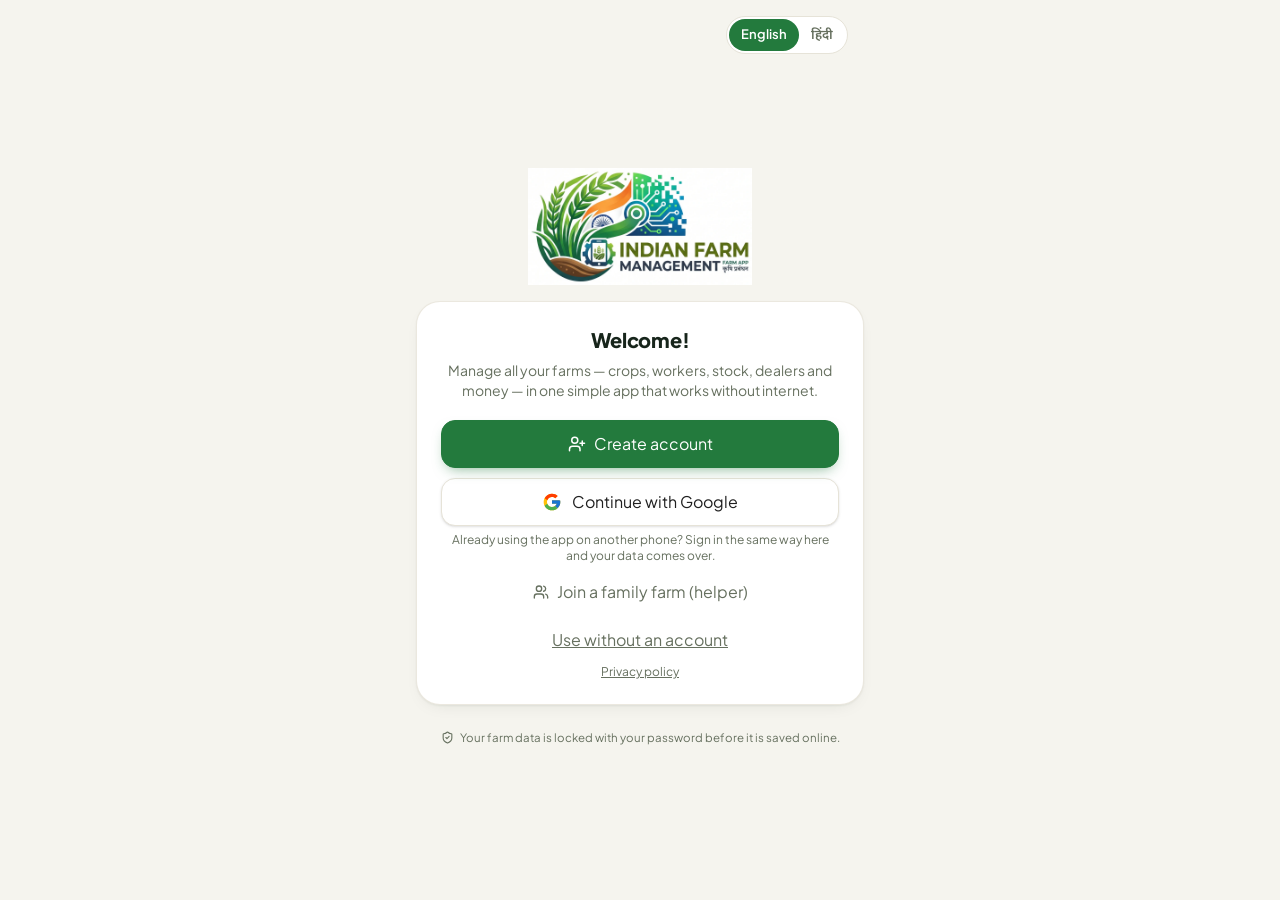
<file: index.html>
<!doctype html>
<html lang="en">
  <head>
    <meta charset="UTF-8" />
    <meta http-equiv="Content-Security-Policy" content="default-src 'self'; script-src 'self' 'wasm-unsafe-eval' https://accounts.google.com/gsi/client https://www.google.com/recaptcha/ https://www.gstatic.com/recaptcha/ https://apis.google.com; style-src 'self' 'unsafe-inline' https://accounts.google.com/gsi/style; img-src 'self' data: blob:; font-src 'self'; connect-src 'self' https://www.googleapis.com https://accounts.google.com https://identitytoolkit.googleapis.com https://securetoken.googleapis.com https://firestore.googleapis.com https://firebasevertexai.googleapis.com https://content-firebaseappcheck.googleapis.com https://www.google.com https://api.open-meteo.com https://geocoding-api.open-meteo.com; frame-src 'self' https://accounts.google.com https://www.google.com/recaptcha/ https://recaptcha.google.com https://*.firebaseapp.com; worker-src 'self' blob:; manifest-src 'self'; object-src 'none'; base-uri 'self'; form-action 'none'" />
    <meta name="referrer" content="strict-origin" />
    <meta name="viewport" content="width=device-width, initial-scale=1.0, viewport-fit=cover" />
    <meta name="description" content="Manage all your farms: plots, crops, field diary, stock, workers, wages and money. Works offline." />
    <meta name="theme-color" content="#1b6232" />
    <meta name="mobile-web-app-capable" content="yes" />
    <meta name="apple-mobile-web-app-capable" content="yes" />
    <meta name="apple-mobile-web-app-title" content="Farm Manager" />
    <meta name="apple-mobile-web-app-status-bar-style" content="default" />
    <title>Indian Farm Management · कृषि प्रबंधन</title>
    <link rel="manifest" href="./manifest.webmanifest" />
    <link rel="icon" type="image/png" href="./icons/favicon-64.png" />
    <link rel="apple-touch-icon" href="./icons/apple-touch-icon.png" />
    <script type="module" crossorigin src="./assets/index-CDQggty8.js"></script>
    <link rel="stylesheet" crossorigin href="./assets/index-CJ4kqmhv.css">
  </head>
  <body>
    <div id="root"></div>
  </body>
</html>
</file>
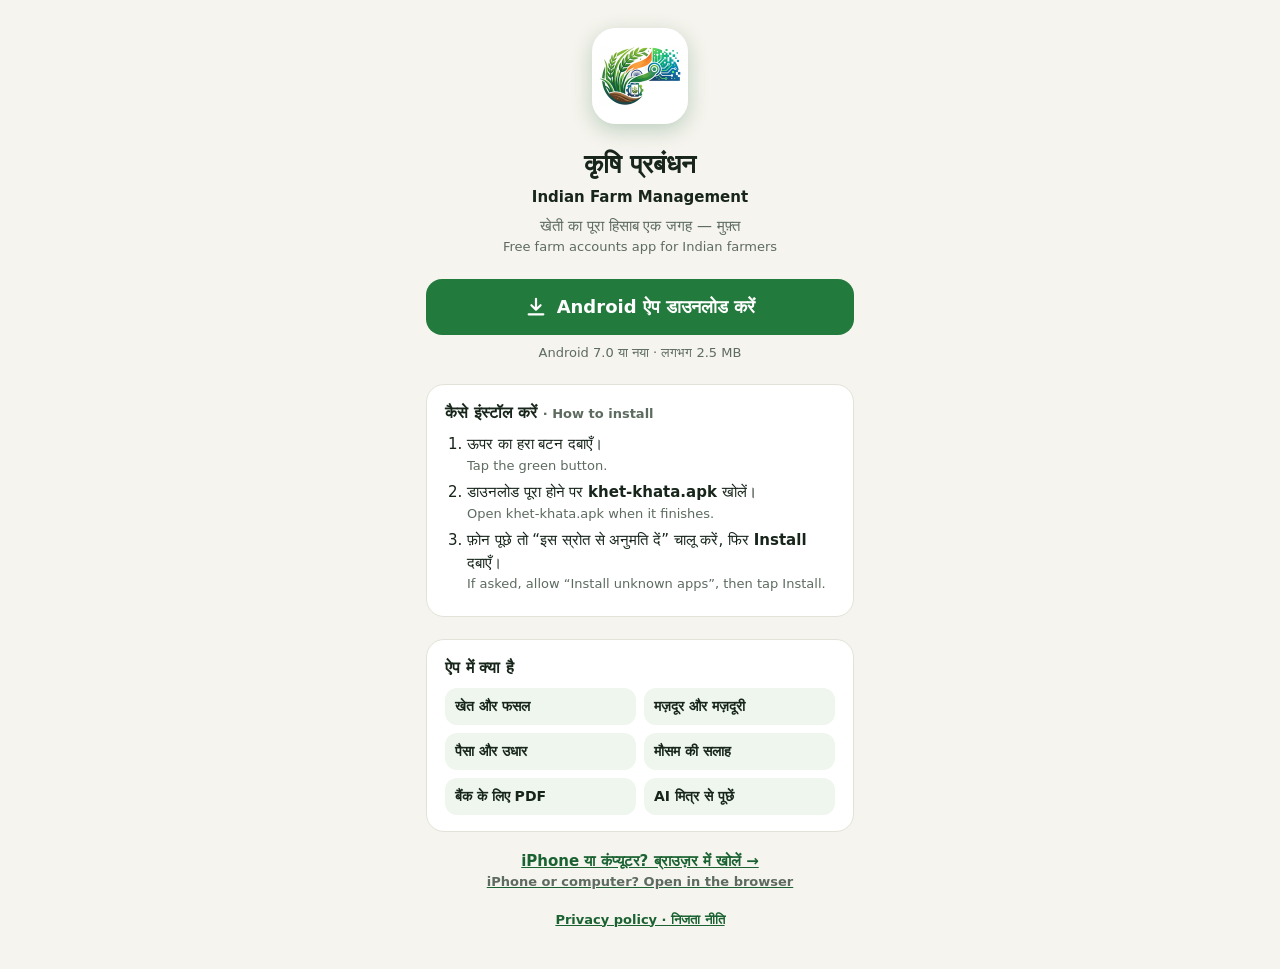
<file: download/index.html>
<!doctype html>
<html lang="hi">
<head>
<meta charset="utf-8">
<meta name="viewport" content="width=device-width, initial-scale=1">
<title>कृषि प्रबंधन · Indian Farm Management — Download</title>
<meta name="description" content="खेती का पूरा हिसाब एक जगह — खेत, फसल, मज़दूर, पैसा। मुफ़्त Android ऐप। Free farm management app for Indian farmers.">
<meta name="theme-color" content="#1b6232">
<meta property="og:title" content="कृषि प्रबंधन · Indian Farm Management">
<meta property="og:description" content="खेती का पूरा हिसाब एक जगह — मुफ़्त Android ऐप डाउनलोड करें।">
<meta property="og:image" content="https://khet-khata.web.app/icons/icon-512.png">
<meta property="og:url" content="https://khet-khata.web.app/download">
<meta property="og:type" content="website">
<link rel="icon" href="../icons/favicon-64.png">
<link rel="apple-touch-icon" href="../icons/apple-touch-icon.png">
<style>
  :root { --paper:#f5f4ee; --ink:#17251b; --muted:#5d6b60; --leaf:#237a3d; --leaf-d:#1b6232; --leaf-50:#eef6ee; --line:#e2e2d8; --wheat:#f0bf4c; }
  * { box-sizing: border-box; }
  body { margin:0; background:var(--paper); color:var(--ink); font-family:"Noto Sans Devanagari","Segoe UI",system-ui,sans-serif; line-height:1.5; }
  main { max-width:460px; margin:0 auto; padding:28px 16px 40px; }
  .hero { text-align:center; }
  .hero img { width:96px; height:96px; border-radius:24px; box-shadow:0 6px 20px rgba(27,98,50,.25); }
  h1 { font-size:26px; margin:14px 0 2px; }
  .sub { color:var(--muted); margin:0 0 22px; font-size:15px; }
  .btn { display:flex; align-items:center; justify-content:center; gap:10px; width:100%; min-height:56px; border-radius:16px; background:var(--leaf); color:#fff; font-size:18px; font-weight:700; text-decoration:none; }
  .btn:active { background:var(--leaf-d); }
  .btn svg { flex:none; }
  .note { font-size:13px; color:var(--muted); text-align:center; margin:8px 0 0; }
  .card { background:#fff; border:1px solid var(--line); border-radius:18px; padding:16px 18px; margin-top:22px; }
  .card h2 { font-size:16px; margin:0 0 8px; }
  ol { margin:0; padding-left:22px; }
  li { margin:6px 0; font-size:15px; }
  .en { display:block; color:var(--muted); font-size:13px; }
  .feat { display:grid; grid-template-columns:1fr 1fr; gap:8px; margin:0; padding:0; list-style:none; }
  .feat li { margin:0; background:var(--leaf-50); border-radius:12px; padding:8px 10px; font-size:14px; font-weight:600; }
  .alt { display:block; text-align:center; margin-top:18px; color:var(--leaf-d); font-weight:700; font-size:15px; }
  #started { display:none; }
</style>
</head>
<body>
<main>
  <div class="hero">
    <img src="../icons/icon-192.png" alt="" width="96" height="96">
    <h1>कृषि प्रबंधन</h1>
    <p class="sub" style="margin:0 0 6px;font-weight:700;color:var(--ink)">Indian Farm Management</p>
    <p class="sub">खेती का पूरा हिसाब एक जगह — मुफ़्त<br><span class="en">Free farm accounts app for Indian farmers</span></p>
  </div>

  <a class="btn" id="dl" href="https://github.com/JODxSaviour/khet-khata/releases/latest/download/khet-khata.apk">
    <svg width="22" height="22" viewBox="0 0 24 24" fill="none" stroke="currentColor" stroke-width="2.4" stroke-linecap="round" stroke-linejoin="round" aria-hidden="true"><path d="M12 3v12m0 0-5-5m5 5 5-5M4 20h16"/></svg>
    Android ऐप डाउनलोड करें
  </a>
  <p class="note" id="started">डाउनलोड शुरू हो गया — नीचे के स्टेप देखें। <span class="en">Download started — see the steps below.</span></p>
  <p class="note">Android 7.0 या नया · लगभग 2.5 MB</p>

  <div class="card">
    <h2>कैसे इंस्टॉल करें <span class="en" style="display:inline">· How to install</span></h2>
    <ol>
      <li>ऊपर का हरा बटन दबाएँ।<span class="en">Tap the green button.</span></li>
      <li>डाउनलोड पूरा होने पर <b>khet-khata.apk</b> खोलें।<span class="en">Open khet-khata.apk when it finishes.</span></li>
      <li>फ़ोन पूछे तो “इस स्रोत से अनुमति दें” चालू करें, फिर <b>Install</b> दबाएँ।<span class="en">If asked, allow “Install unknown apps”, then tap Install.</span></li>
    </ol>
  </div>

  <div class="card">
    <h2>ऐप में क्या है</h2>
    <ul class="feat">
      <li>खेत और फसल</li>
      <li>मज़दूर और मज़दूरी</li>
      <li>पैसा और उधार</li>
      <li>मौसम की सलाह</li>
      <li>बैंक के लिए PDF</li>
      <li>AI मित्र से पूछें</li>
    </ul>
  </div>

  <a class="alt" href="../">iPhone या कंप्यूटर? ब्राउज़र में खोलें →<span class="en">iPhone or computer? Open in the browser</span></a>
  <a class="alt" style="font-size:13px;font-weight:600" href="../privacy/">Privacy policy · निजता नीति</a>
</main>
<script>
  // start the download by itself on Android phones; others see the button and the browser link
  if (/Android/i.test(navigator.userAgent)) {
    setTimeout(function () { location.href = document.getElementById('dl').href; document.getElementById('started').style.display = 'block' }, 900)
  }
  document.getElementById('dl').addEventListener('click', function () { document.getElementById('started').style.display = 'block' })
</script>
</body>
</html>
</file>
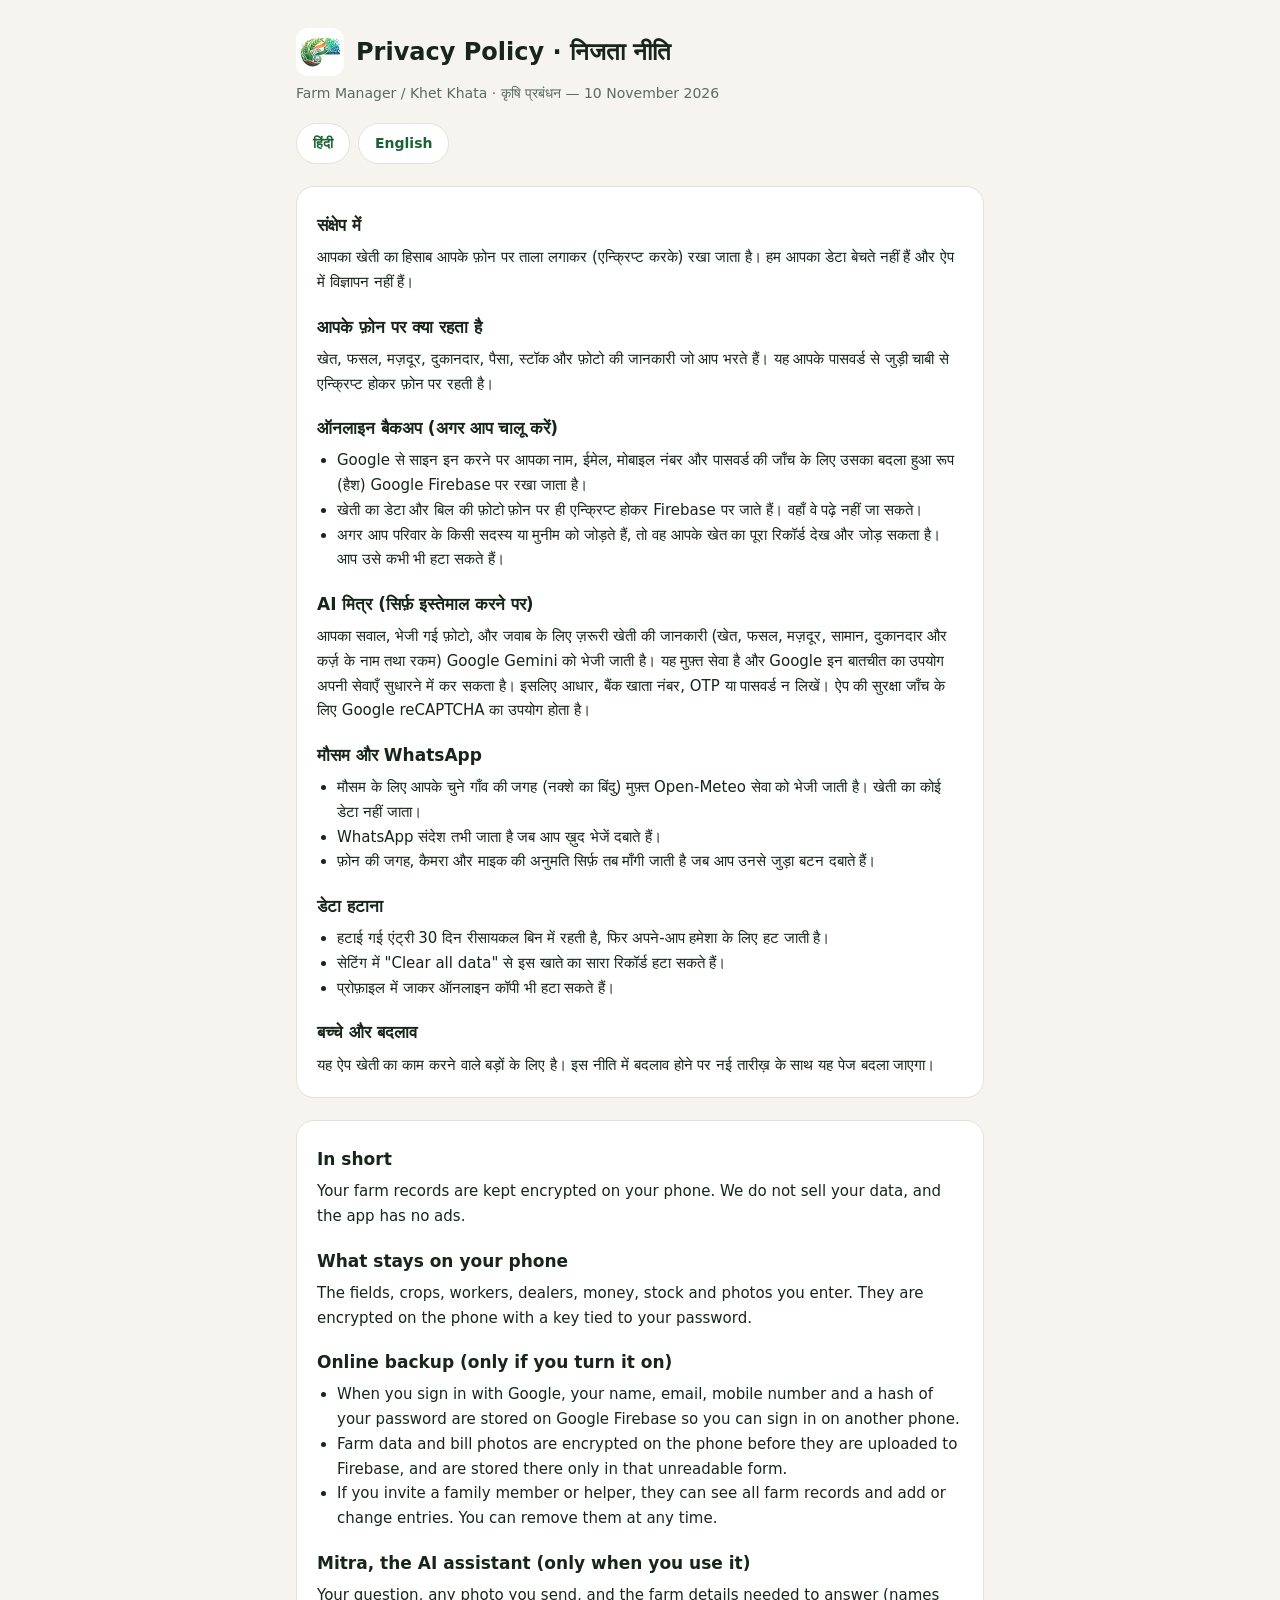
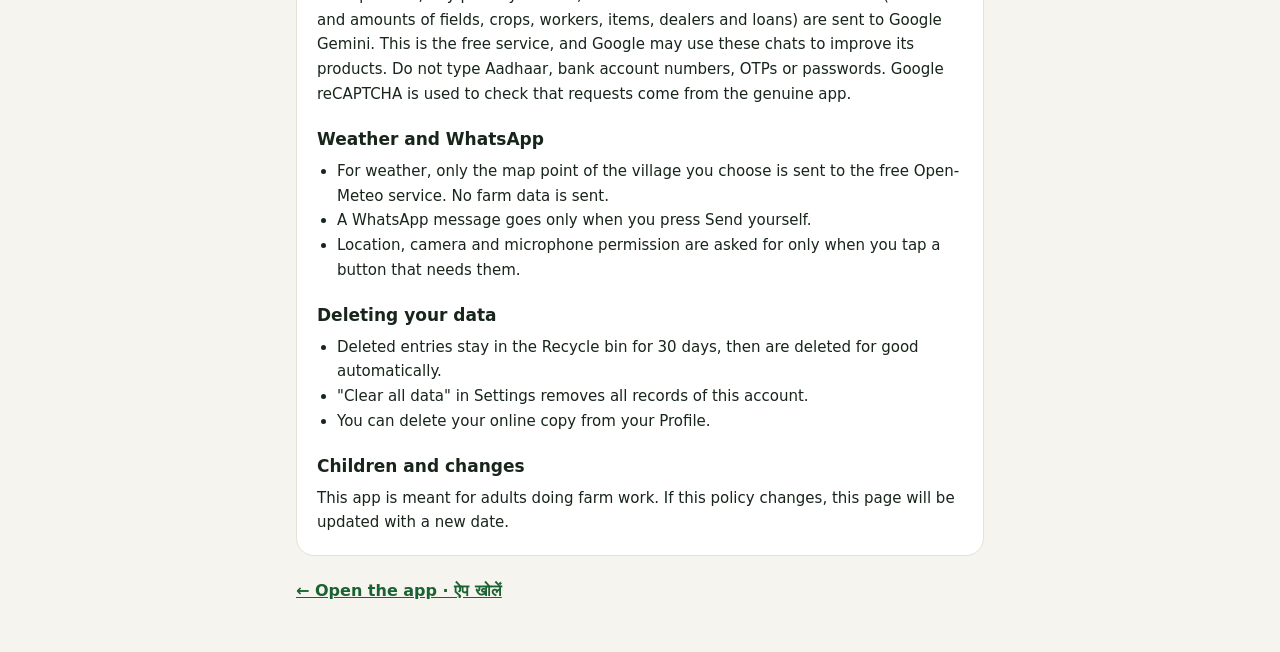
<file: privacy/index.html>
<!doctype html>
<html lang="hi">
<head>
<meta charset="utf-8">
<meta name="viewport" content="width=device-width, initial-scale=1">
<title>Privacy Policy · Farm Manager (Khet Khata)</title>
<meta name="description" content="How the Farm Manager (Khet Khata) app handles your data. आपके डेटा की जानकारी।">
<meta name="theme-color" content="#1b6232">
<link rel="icon" href="../icons/favicon-64.png">
<style>
  :root { --paper:#f5f4ee; --ink:#17251b; --muted:#5d6b60; --leaf:#1b6232; --line:#e2e2d8; }
  * { box-sizing:border-box; }
  body { margin:0; background:var(--paper); color:var(--ink); font-family:"Noto Sans Devanagari","Segoe UI",system-ui,sans-serif; line-height:1.65; }
  main { max-width:720px; margin:0 auto; padding:28px 16px 48px; }
  header { display:flex; align-items:center; gap:12px; margin-bottom:6px; }
  header img { width:48px; height:48px; border-radius:12px; }
  h1 { font-size:24px; margin:0; line-height:1.25; }
  .date { color:var(--muted); font-size:14px; margin:0 0 18px; }
  nav { display:flex; gap:8px; margin-bottom:22px; }
  nav a { padding:8px 16px; border-radius:999px; background:#fff; border:1px solid var(--line); color:var(--leaf); font-weight:700; text-decoration:none; font-size:14px; }
  section { background:#fff; border:1px solid var(--line); border-radius:18px; padding:6px 20px 14px; margin-bottom:22px; }
  h2 { font-size:17px; margin:18px 0 4px; }
  p, li { font-size:15px; }
  p { margin:6px 0; }
  ul { margin:6px 0; padding-left:20px; }
  a { color:var(--leaf); }
  .back { font-weight:700; }
</style>
</head>
<body>
<main>
  <header>
    <img src="../icons/icon-192.png" alt="">
    <h1>Privacy Policy · निजता नीति</h1>
  </header>
  <p class="date">Farm Manager / Khet Khata · कृषि प्रबंधन — 10 November 2026</p>
  <nav><a href="#hi">हिंदी</a><a href="#en">English</a></nav>

  <section id="hi" lang="hi">
    <h2>संक्षेप में</h2>
    <p>आपका खेती का हिसाब आपके फ़ोन पर ताला लगाकर (एन्क्रिप्ट करके) रखा जाता है। हम आपका डेटा बेचते नहीं हैं और ऐप में विज्ञापन नहीं हैं।</p>

    <h2>आपके फ़ोन पर क्या रहता है</h2>
    <p>खेत, फसल, मज़दूर, दुकानदार, पैसा, स्टॉक और फ़ोटो की जानकारी जो आप भरते हैं। यह आपके पासवर्ड से जुड़ी चाबी से एन्क्रिप्ट होकर फ़ोन पर रहती है।</p>

    <h2>ऑनलाइन बैकअप (अगर आप चालू करें)</h2>
    <ul>
      <li>Google से साइन इन करने पर आपका नाम, ईमेल, मोबाइल नंबर और पासवर्ड की जाँच के लिए उसका बदला हुआ रूप (हैश) Google Firebase पर रखा जाता है।</li>
      <li>खेती का डेटा और बिल की फ़ोटो फ़ोन पर ही एन्क्रिप्ट होकर Firebase पर जाते हैं। वहाँ वे पढ़े नहीं जा सकते।</li>
      <li>अगर आप परिवार के किसी सदस्य या मुनीम को जोड़ते हैं, तो वह आपके खेत का पूरा रिकॉर्ड देख और जोड़ सकता है। आप उसे कभी भी हटा सकते हैं।</li>
    </ul>

    <h2>AI मित्र (सिर्फ़ इस्तेमाल करने पर)</h2>
    <p>आपका सवाल, भेजी गई फ़ोटो, और जवाब के लिए ज़रूरी खेती की जानकारी (खेत, फसल, मज़दूर, सामान, दुकानदार और कर्ज़ के नाम तथा रकम) Google Gemini को भेजी जाती है। यह मुफ़्त सेवा है और Google इन बातचीत का उपयोग अपनी सेवाएँ सुधारने में कर सकता है। इसलिए आधार, बैंक खाता नंबर, OTP या पासवर्ड न लिखें। ऐप की सुरक्षा जाँच के लिए Google reCAPTCHA का उपयोग होता है।</p>

    <h2>मौसम और WhatsApp</h2>
    <ul>
      <li>मौसम के लिए आपके चुने गाँव की जगह (नक्शे का बिंदु) मुफ़्त Open-Meteo सेवा को भेजी जाती है। खेती का कोई डेटा नहीं जाता।</li>
      <li>WhatsApp संदेश तभी जाता है जब आप ख़ुद भेजें दबाते हैं।</li>
      <li>फ़ोन की जगह, कैमरा और माइक की अनुमति सिर्फ़ तब माँगी जाती है जब आप उनसे जुड़ा बटन दबाते हैं।</li>
    </ul>

    <h2>डेटा हटाना</h2>
    <ul>
      <li>हटाई गई एंट्री 30 दिन रीसायकल बिन में रहती है, फिर अपने-आप हमेशा के लिए हट जाती है।</li>
      <li>सेटिंग में "Clear all data" से इस खाते का सारा रिकॉर्ड हटा सकते हैं।</li>
      <li>प्रोफ़ाइल में जाकर ऑनलाइन कॉपी भी हटा सकते हैं।</li>
    </ul>

    <h2>बच्चे और बदलाव</h2>
    <p>यह ऐप खेती का काम करने वाले बड़ों के लिए है। इस नीति में बदलाव होने पर नई तारीख़ के साथ यह पेज बदला जाएगा।</p>
  </section>

  <section id="en" lang="en">
    <h2>In short</h2>
    <p>Your farm records are kept encrypted on your phone. We do not sell your data, and the app has no ads.</p>

    <h2>What stays on your phone</h2>
    <p>The fields, crops, workers, dealers, money, stock and photos you enter. They are encrypted on the phone with a key tied to your password.</p>

    <h2>Online backup (only if you turn it on)</h2>
    <ul>
      <li>When you sign in with Google, your name, email, mobile number and a hash of your password are stored on Google Firebase so you can sign in on another phone.</li>
      <li>Farm data and bill photos are encrypted on the phone before they are uploaded to Firebase, and are stored there only in that unreadable form.</li>
      <li>If you invite a family member or helper, they can see all farm records and add or change entries. You can remove them at any time.</li>
    </ul>

    <h2>Mitra, the AI assistant (only when you use it)</h2>
    <p>Your question, any photo you send, and the farm details needed to answer (names and amounts of fields, crops, workers, items, dealers and loans) are sent to Google Gemini. This is the free service, and Google may use these chats to improve its products. Do not type Aadhaar, bank account numbers, OTPs or passwords. Google reCAPTCHA is used to check that requests come from the genuine app.</p>

    <h2>Weather and WhatsApp</h2>
    <ul>
      <li>For weather, only the map point of the village you choose is sent to the free Open-Meteo service. No farm data is sent.</li>
      <li>A WhatsApp message goes only when you press Send yourself.</li>
      <li>Location, camera and microphone permission are asked for only when you tap a button that needs them.</li>
    </ul>

    <h2>Deleting your data</h2>
    <ul>
      <li>Deleted entries stay in the Recycle bin for 30 days, then are deleted for good automatically.</li>
      <li>"Clear all data" in Settings removes all records of this account.</li>
      <li>You can delete your online copy from your Profile.</li>
    </ul>

    <h2>Children and changes</h2>
    <p>This app is meant for adults doing farm work. If this policy changes, this page will be updated with a new date.</p>
  </section>

  <a class="back" href="../">← Open the app · ऐप खोलें</a>
</main>
</body>
</html>
</file>
